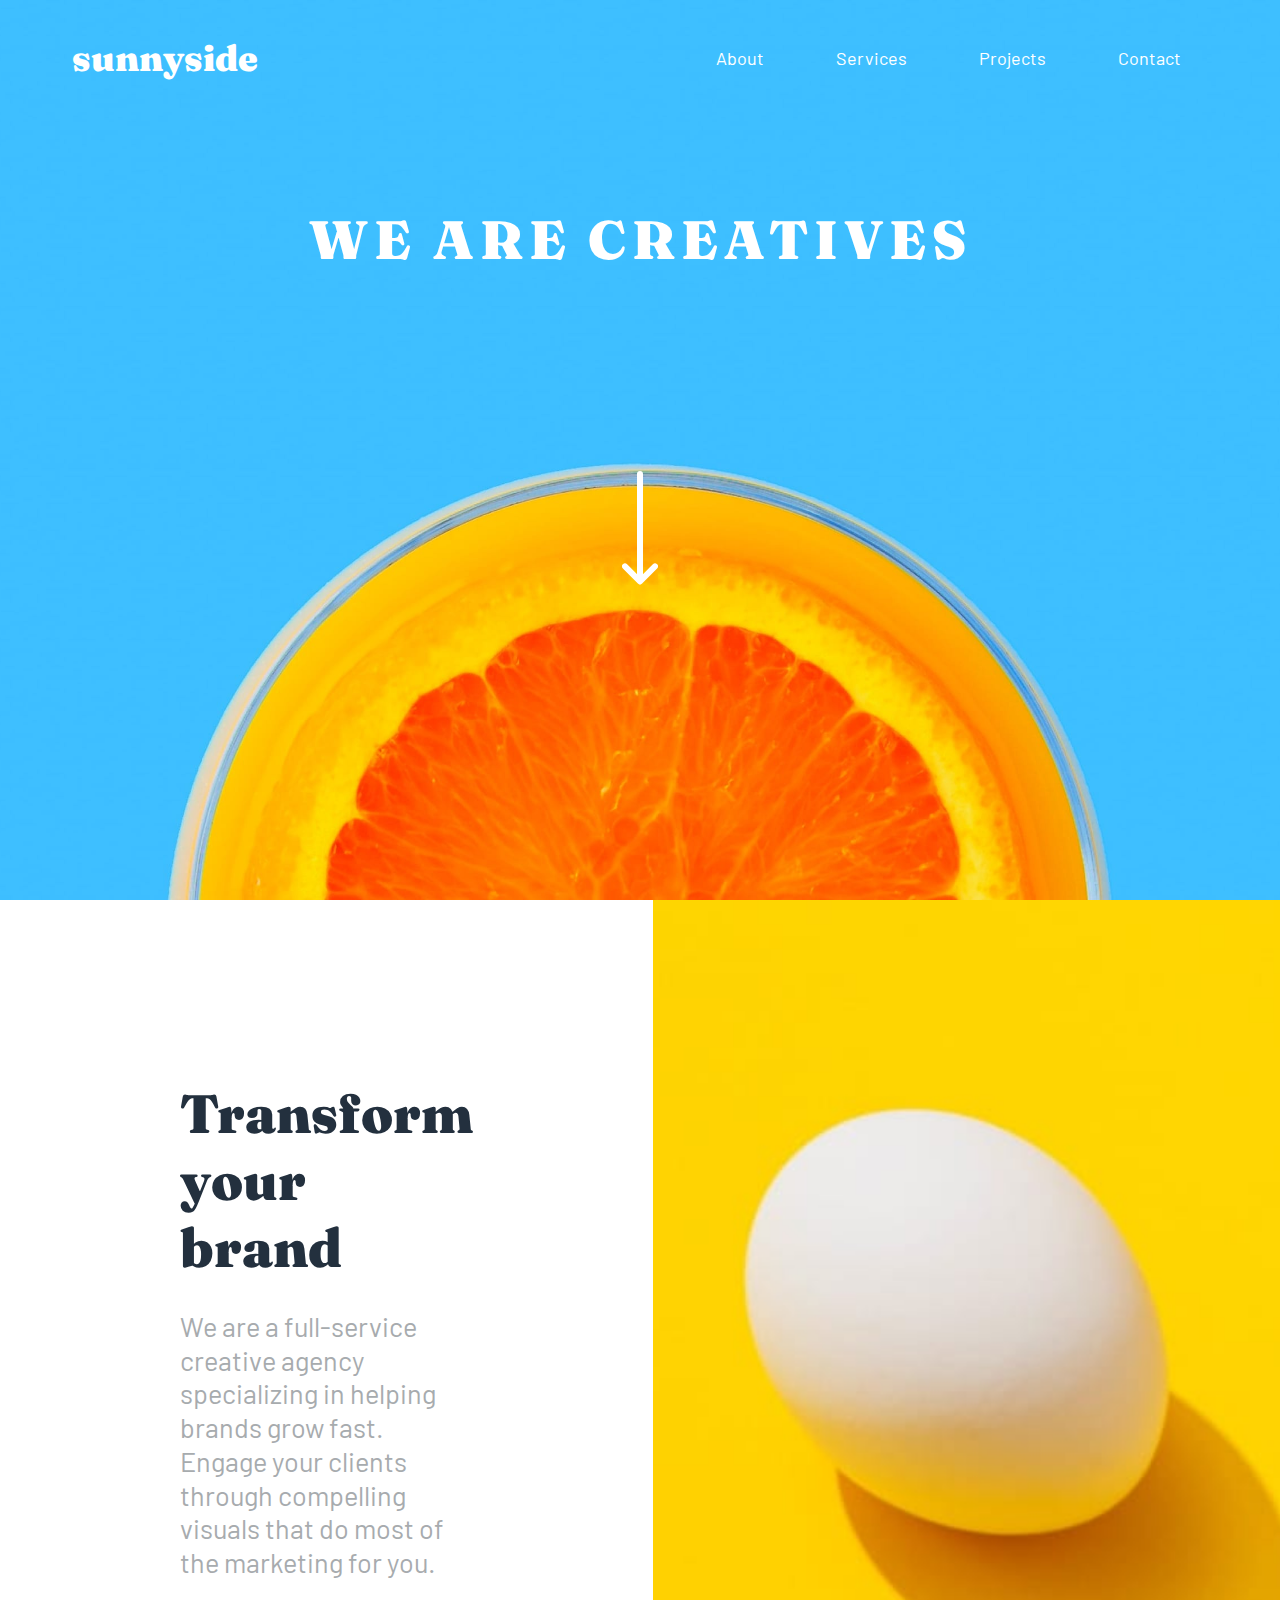
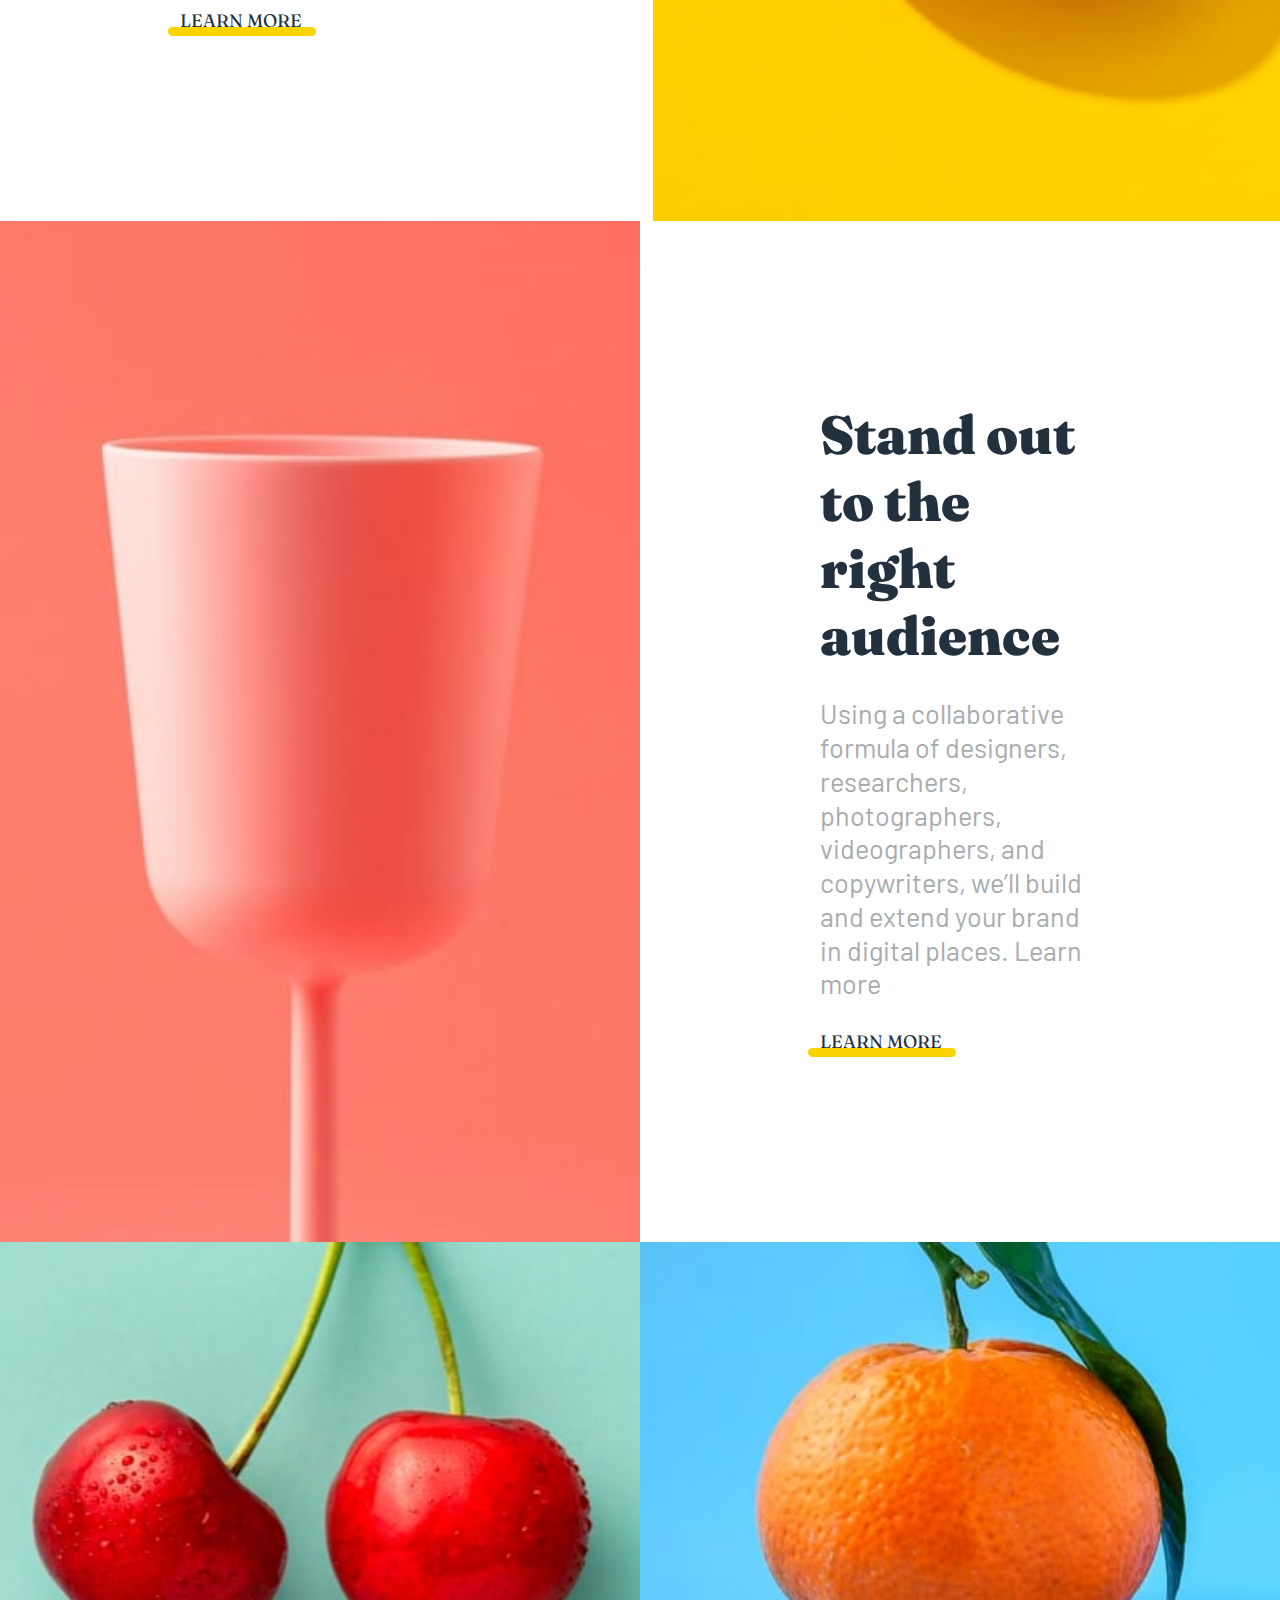
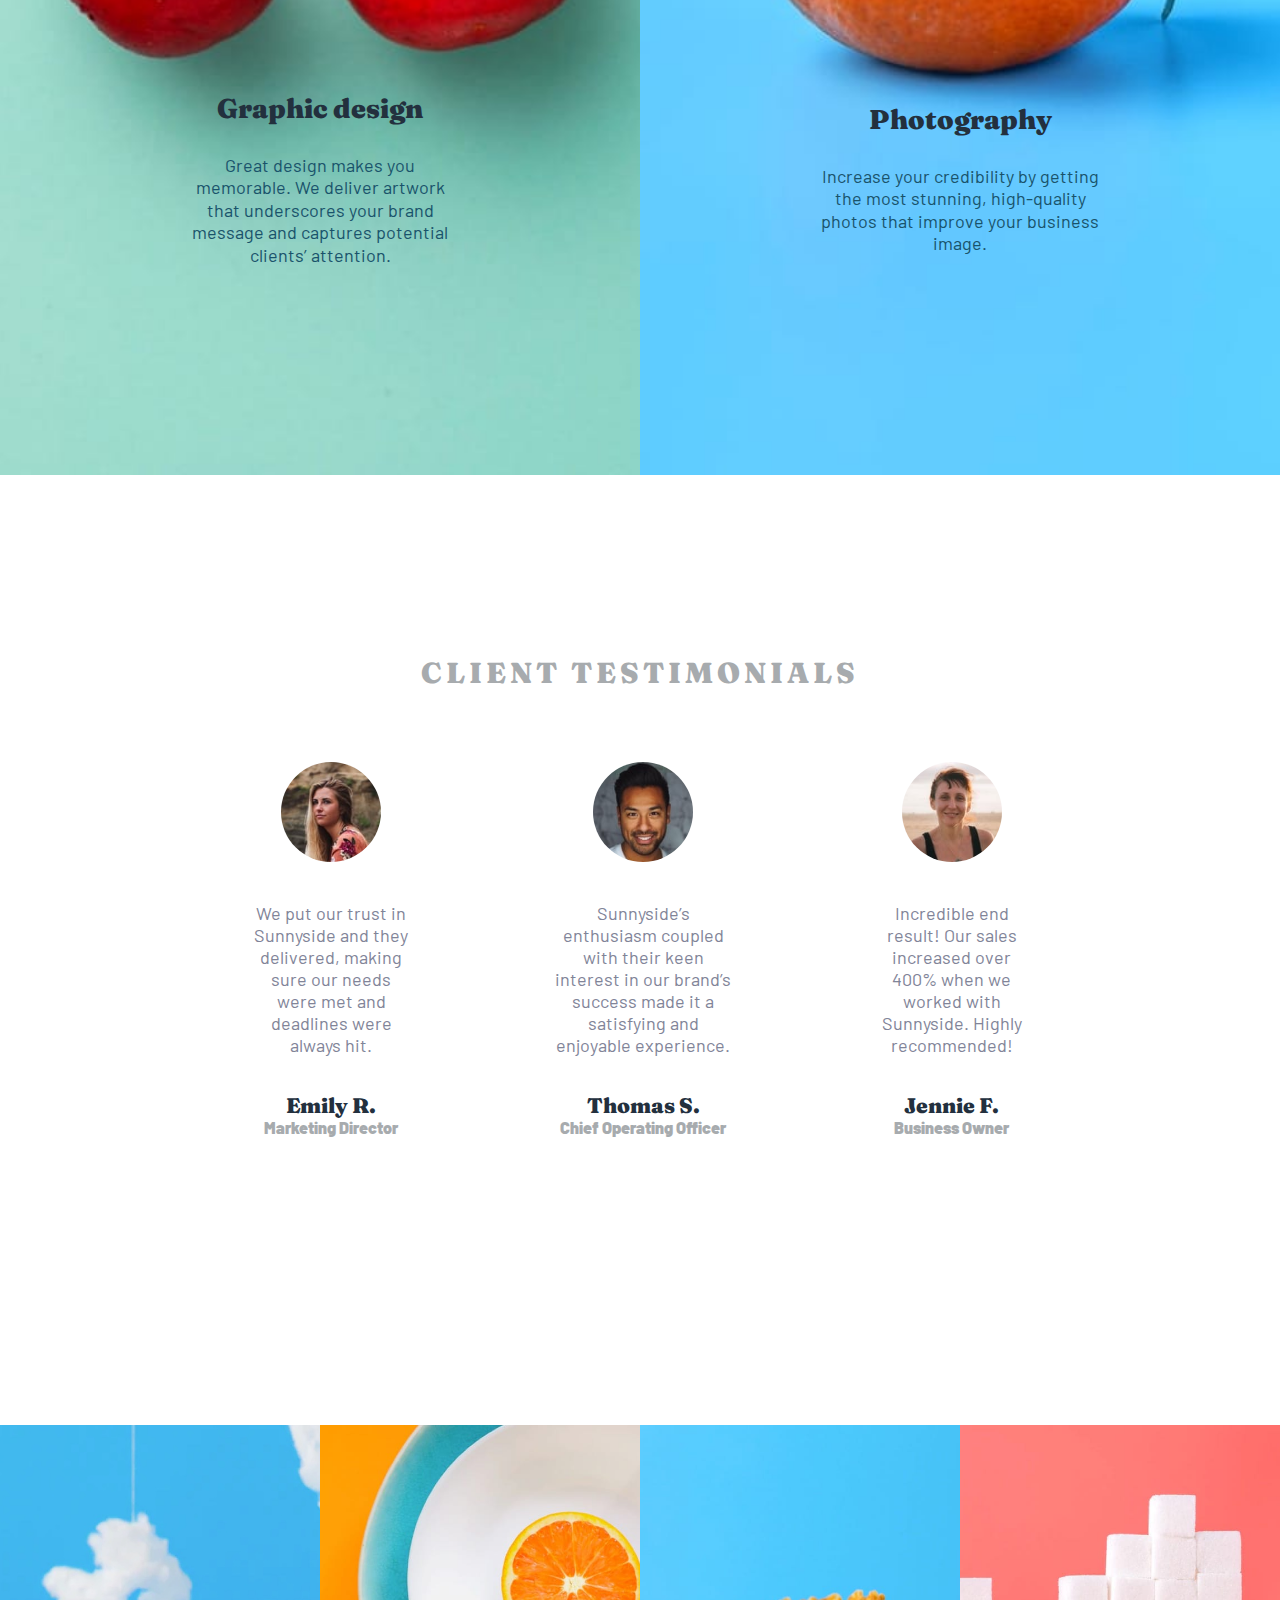
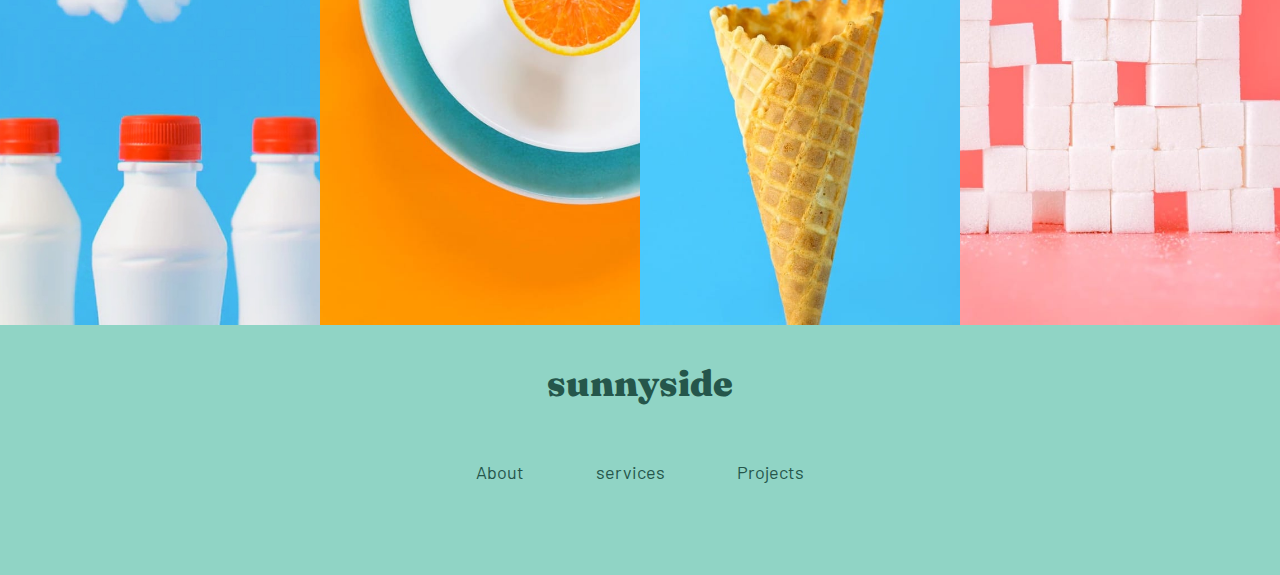
<file: index.html>
<!DOCTYPE html>
<html lang="en">
  <head>
    <meta charset="UTF-8" />
    <meta name="viewport" content="width=device-width, initial-scale=1.0" />
    <title>Document</title>
    <link rel="preconnect" href="https://fonts.googleapis.com" />
    <link rel="preconnect" href="https://fonts.gstatic.com" crossorigin />
    <link
      href="https://fonts.googleapis.com/css2?family=Barlow:wght@600&family=Fraunces:opsz,wght@9..144,700;9..144,900&display=swap"
      rel="stylesheet"
    />
    <link
      rel="stylesheet"
      href="https://cdnjs.cloudflare.com/ajax/libs/font-awesome/6.4.2/css/all.min.css"
      integrity="sha512-z3gLpd7yknf1YoNbCzqRKc4qyor8gaKU1qmn+CShxbuBusANI9QpRohGBreCFkKxLhei6S9CQXFEbbKuqLg0DA=="
      crossorigin="anonymous"
      referrerpolicy="no-referrer"
    />
    <link rel="stylesheet" href="css/style.css" />
  </head>
  <body>
    <!-- === HEADER STARTS HERE === -->
    <header id="header-main">
      <nav class="nav-top">
        <div class="wrapper">
          <div class="logo">
            <p>Sunnyside</p>
          </div>

          <ul class="nav-list">
            <li class="nav-item">
              <a href="#" class="nav-link">About</a>
            </li>
            <li class="nav-item">
              <a href="#" class="nav-link">Services</a>
            </li>
            <li class="nav-item">
              <a href="#" class="nav-link">Projects</a>
            </li>
            <li class="nav-item">
              <a href="#" class="nav-link">Contact</a>
            </li>
          </ul>
        </div>
      </nav>

      <h1 class="banner-text">We are creatives</h1>

      <img class="arrow-down" src="/images/icon-arrow-down.svg" alt="" />
    </header>
    <!-- === HEADER ENDS HERE === -->

    <!-- === ABOUT SECTION STARTS HERE === -->
    <section class="about">
      <!-- --- SUB ABOUT 1 SECTION STARTS HERE --- -->
      <div class="about-row">
        <div class="wrapper">
          <div class="about-item">
            <div class="about-text-content">
              <h2 class="title-lead">Transform your brand</h2>

              <p>
                We are a full-service creative agency specializing in helping
                brands grow fast. Engage your clients through compelling visuals
                that do most of the marketing for you.
              </p>

              <a href="">learn More</a>
            </div>
          </div>

          <div class="about-item"></div>
        </div>
      </div>

      <!-- --- SUB ABOUT 2 SECTION STARTS HERE --- -->
      <div class="about-row">
        <div class="wrapper">
          <div class="about-item"></div>
          <div class="about-item">
            <div class="about-text-content">
              <h2 class="title-lead">Stand out to the right audience</h2>

              <p>
                Using a collaborative formula of designers, researchers,
                photographers, videographers, and copywriters, we’ll build and
                extend your brand in digital places. Learn more
              </p>

              <a href="">learn More</a>
            </div>
          </div>
        </div>
      </div>

      <!-- --- SUB ABOUT 3 SECTION STARTS HERE --- -->
      <div class="about-row">
        <div class="wrapper">
          <div class="about-item">
            <div class="about-text-content">
              <h2 class="title-lead">Graphic design</h2>

              <p>
                Great design makes you memorable. We deliver artwork that
                underscores your brand message and captures potential clients’
                attention.
              </p>
            </div>
          </div>
          <div class="about-item">
            <div class="about-text-content">
              <h2 class="title-lead">Photography</h2>

              <p>
                Increase your credibility by getting the most stunning,
                high-quality photos that improve your business image.
              </p>
            </div>
          </div>
        </div>
      </div>

      <!-- === ABOUT SECTION ENDS HERE === -->
    </section>
    <!-- === TESTIMONIAL  SECTION STARTS HERE === -->
    <section class="testimonial">
      <h2>Client testimonials</h2>
      <div class="wrapper">
        <div class="testimonial-item">
          <img src="images/image-emily.jpg" alt="" />

          <p class="testimony">
            We put our trust in Sunnyside and they delivered, making sure our
            needs were met and deadlines were always hit.
          </p>

          <h3 class="testifier">Emily R.<span>Marketing Director</span></h3>
        </div>

        <div class="testimonial-item">
          <img src="images/image-thomas.jpg" alt="" />

          <p class="testimony">
            Sunnyside’s enthusiasm coupled with their keen interest in our
            brand’s success made it a satisfying and enjoyable experience.
          </p>

          <h3 class="testifier">
            Thomas S.<span>Chief Operating Officer</span>
          </h3>
        </div>

        <div class="testimonial-item">
          <img src="images/image-jennie.jpg" alt="" />

          <p class="testimony">
            Incredible end result! Our sales increased over 400% when we worked
            with Sunnyside. Highly recommended!
          </p>

          <h3 class="testifier">Jennie F.<span>Business Owner</span></h3>
        </div>
      </div>
    </section>

    <!-- === TESTIMONIAL  SECTION ENDS HERE === -->

    <!-- === GALLERY SECTION STARTS HERE === -->
    <section class="gallery">
      <div class="wrapper">
        <div class="gallery-item"></div>
        <div class="gallery-item"></div>
        <div class="gallery-item"></div>
        <div class="gallery-item"></div>
      </div>
    </section>

    <!-- === GALLERY  SECTION ENDS HERE === -->

    <!-- === FOOTER SECTION STARTS HERE === -->
    <footer class="footer-main">
      <div class="wrapper">
        <div class="logo">
          <p>Sunnyside</p>
        </div>

        <nav class="nav-bottom">
          <ul class="nav-list">
            <li class="nav-item">
              <a href="" class="nav-link">About</a>
            </li>
            <li class="nav-item">
              <a href="" class="nav-link">services</a>
            </li>
            <li class="nav-item">
              <a href="" class="nav-link">Projects</a>
            </li>
          </ul>
        </nav>

        <ul class="social-list">
          <li>
            <a href=""><i class="fa-brands fa-square-facebook"></i></a>
          </li>
          <li>
            <a href=""><i class="fa-brands fa-square-instagram"></i></a>
          </li>
          <li>
            <a href=""><i class="fa-brands fa-square-twitter"></i></a>
          </li>
          <li>
            <a href=""><i class="fa-brands fa-square-pinterest"></i></a>
          </li>
        </ul>
      </div>
    </footer>

    <!-- === FOOTER  SECTION ENDS HERE === -->
  </body>
</html>
</file>
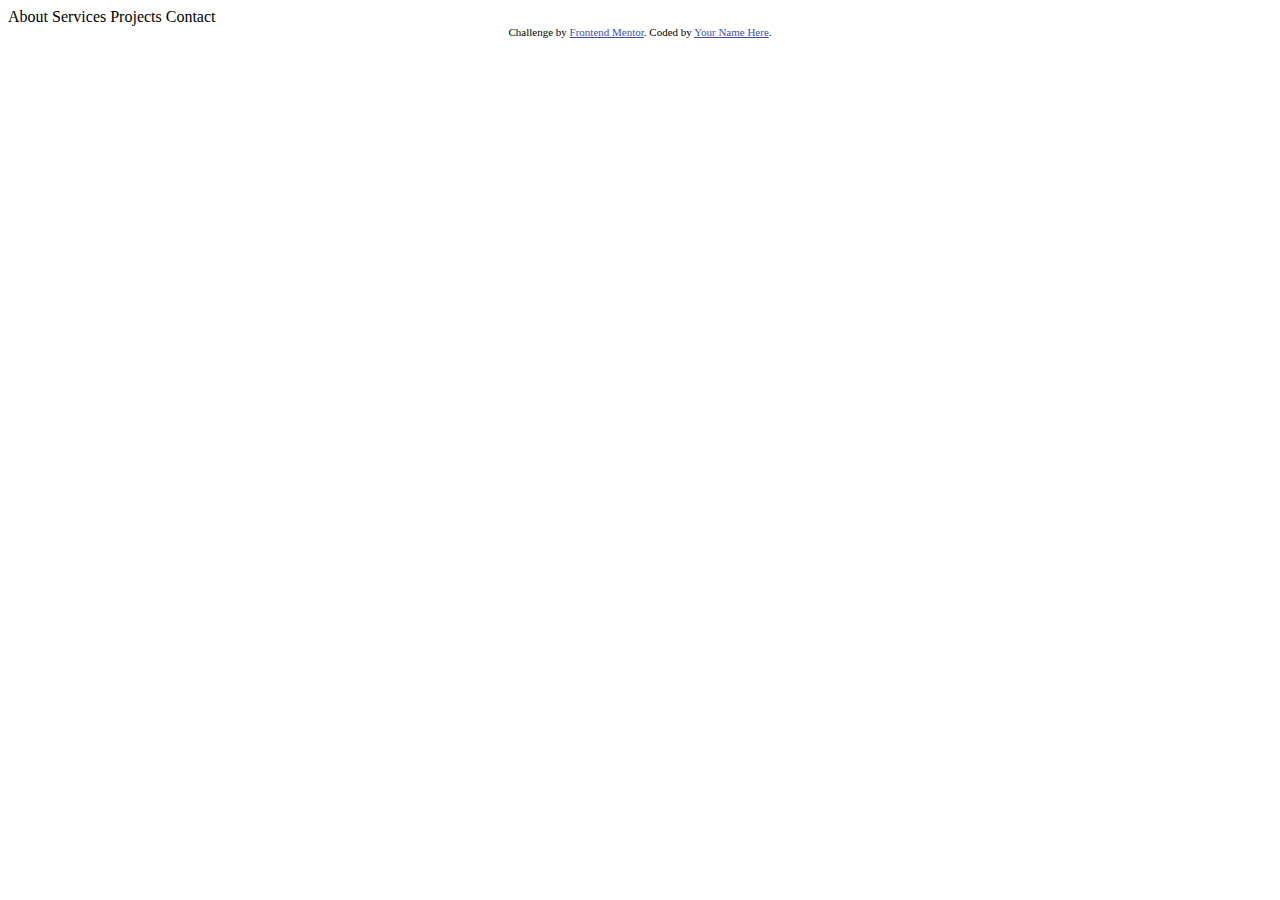
<file: sunny-content.html>
<!DOCTYPE html>
<html lang="en">
  <head>
    <meta charset="UTF-8" />
    <meta name="viewport" content="width=device-width, initial-scale=1.0" />
    <!-- displays site properly based on user's device -->

    <link
      rel="icon"
      type="image/png"
      sizes="32x32"
      href="./images/favicon-32x32.png"
    />

    <title>Frontend Mentor | Sunnyside agency landing page</title>

    <!-- Feel free to remove these styles or customise in your own stylesheet 👍 -->
    <style>
      .attribution {
        font-size: 11px;
        text-align: center;
      }
      .attribution a {
        color: hsl(228, 45%, 44%);
      }
    </style>
  </head>
  <body>
    About Services Projects Contact

    <div class="attribution">
      Challenge by
      <a href="https://www.frontendmentor.io?ref=challenge" target="_blank"
        >Frontend Mentor</a
      >. Coded by <a href="#">Your Name Here</a>.
    </div>
  </body>
</html>
</file>
<file: css/style.css>
/* 
### Fonts
font-family: 'Barlow', sans-serif; 
font-family: 'Fraunces', serif;

### Primary Colors
- Soft red: hsl(7, 99%, 70%)
- Yellow: hsl(51, 100%, 49%)
- Dark desaturated cyan (graphic design text): hsl(167, 40%, 24%)
- Dark blue (photography text): hsl(198, 62%, 26%)
- Dark moderate cyan (footer): hsl(168, 34%, 41%)

### Neutral

- Very dark desaturated blue: hsl(212, 27%, 19%)
- Very dark grayish blue: hsl(213, 9%, 39%)
- Dark grayish blue: hsl(232, 10%, 55%)
- Grayish blue: hsl(210, 4%, 67%)
- White: hsl(0, 0%, 100%)
*/

:root {
  --sunny-red: hsl(7, 99%, 70%);
  --sunny-yellow: hsl(51, 100%, 49%);
  --sunny-cyan: hsl(167, 40%, 24%);
  --sunny-blue: hsl(198, 62%, 26%);
  --sunny-moderate-cyan: hsl(168, 34%, 41%);

  --sunny-desaturated-blue: hsl(212, 27%, 19%);
  --sunny-verydarkgrayishblue: hsl(213, 9%, 39%);
  --sunny-dark-grayish-blue: hsl(232, 10%, 55%);
  --sunny-grayishblue: hsl(210, 4%, 67%);
  --sunny-light: hsl(0, 0%, 100%);

  --font-primary: "Barlow", sans-serif;
  --font-secondary: "Fraunces", serif;
}

* {
  box-sizing: border-box;
  margin: 0;
  padding: 0;
}

html {
  font-size: 18px;
  font-family: var(--font-primary);
}

h1,
h2,
h3,
h4,
h5,
h6 {
  font-family: var(--font-secondary);
  font-weight: 900;
}

img {
  width: 100%;
}

.wrapper {
  display: flex;
}

.logo {
  font-size: 2rem;
  font-family: var(--font-secondary);
  text-transform: lowercase;
  font-weight: 900;
  color: var(--sunny-light);
}

#header-main {
  background-image: url("/images/desktop/image-header.jpg");
  background-size: cover;
  background-position: center;
  height: 100vh;
}
.nav-top {
  padding-top: 2rem;
  padding-inline: 4rem;
}

.nav-top .wrapper {
  justify-content: space-between;
  align-items: center;
}

.nav-list {
  list-style: none;
  display: flex;
  gap: 1rem;
}

.nav-item {
}

.nav-link {
  padding: 1rem 1.5rem;
  text-align: center;
  text-decoration: none;
  color: var(--sunny-light);
}

.nav-link:hover {
  border-radius: 50px;
  background-color: #6fceff;
}

.banner-text {
  text-align: center;
  text-transform: uppercase;
  font-family: var(--font-secondary);
  font-size: 3rem;
  letter-spacing: 6px;
  font-weight: 900;
  color: var(--sunny-light);
  margin-top: 7rem;
}

.arrow-down {
  margin-left: 300px;
  display: block;
  margin-inline: auto;
  margin-top: 11rem;
  width: auto;
}

/* about styling */
.about-item {
  flex: 1;
  display: flex;
  align-items: center;
}

.about-text-content {
  padding: 10rem;
}

.about-text-content > * {
  margin-bottom: 1.6rem;
}

.about-text-content h2 {
  font-size: 3rem;
  color: var(--sunny-desaturated-blue);
}

.about-text-content p {
  color: var(--sunny-grayishblue);

  font-size: 1.5rem;
  line-height: 1.25;
}

.about-item a {
  text-decoration: none;
  text-transform: uppercase;
  font-family: var(--font-secondary);
  color: var(--sunny-desaturated-blue);
}

.about-item a::after {
  content: "";
  width: 130px;
  display: block;
  position: relative;
  left: -12px;
  bottom: 5px;
  border-bottom: 0.5rem solid var(--sunny-yellow);
  padding-inline: 0.5rem;
  border-radius: 10px;
  /* visibility: hidden; */
}

.about-item a:hover::after {
  visibility: visible;
}

.about-row:first-of-type .about-item:last-of-type {
  background-image: url("../images/desktop/image-transform.jpg");
}

.about-row:nth-of-type(2) .about-item:first-of-type {
  background-image: url("../images/desktop/image-stand-out.jpg");
}

.about-row:last-of-type .about-item:first-of-type {
  background-image: url("../images/desktop/image-graphic-design.jpg");
}

.about-row:last-of-type .about-item:last-of-type {
  background-image: url("../images/desktop/image-photography.jpg");
}

.about-item {
  background-repeat: no-repeat;
  background-position: center;
  background-size: cover;
  min-height: 400px;
}

.about-row:last-of-type {
  text-align: center;
}

.about-row:last-of-type .about-item h2 {
  font-size: 1.5rem;
}

.about-row:last-of-type .about-item p {
  font-size: 1rem;
  color: var(--sunny-blue);
}

.about-row:last-of-type .about-text-content {
  margin-top: 15rem;
}

/* ======Testimonial Section ====== */
.testimonial {
  padding: 10rem;
  text-align: center;
}

.testimonial h2 {
  color: var(--sunny-grayishblue);
  text-transform: uppercase;
  font-size: 1.6rem;
  letter-spacing: 4px;
}

.testimonial-item {
  padding: 4rem;
}

.testimonial-item > * {
  margin-bottom: 2rem;
}

.testimonial-item img {
  width: 100px;
  border-radius: 100%;
}

.testimonial-item h3 {
  color: var(--sunny-desaturated-blue);
}

.testimonial-item h3 span {
  color: var(--sunny-grayishblue);
  font-family: var(--font-primary);
  display: block;
  font-size: 0.9rem;
}

.testimony {
  color: var(--sunny-dark-grayish-blue);
}

/* ====== GALLERY SECTION ====== */
.gallery .wrapper {
  height: 500px;
}

.gallery-item {
  width: 100%;
  background-position: center;
  background-size: cover;
}

.gallery-item:first-of-type {
  background-image: url("../images/desktop/image-gallery-milkbottles.jpg");
}
.gallery-item:nth-of-type(2) {
  background-image: url("../images/desktop/image-gallery-orange.jpg");
}
.gallery-item:nth-of-type(3) {
  background-image: url("../images/desktop/image-gallery-cone.jpg");
}

.gallery-item:last-of-type {
  background-image: url("../images/desktop/image-gallery-sugarcubes.jpg");
}

/* ====== FOOTER MAIN ====== */
.footer-main {
  background-color: #90d4c5;
  padding-block: 2rem;
  height: 250px;
}

.footer-main .wrapper {
  height: 100%;
  flex-direction: column;
  align-items: center;
  justify-content: space-between;
}

.footer-main .logo {
  color: var(--sunny-cyan);
}

.nav-bottom .nav-link,
.social-list i {
  color: var(--sunny-cyan);
}

.nav-bottom .nav-link:hover,
.social-list i:hover {
  color: var(--sunny-light);
  background: none;
}

.social-list {
  list-style: none;
  display: flex;
  justify-content: space-between;
  text-align: center;
}

.social-list li {
  flex: 1;
  margin-inline: 1rem;
}

.social-list i {
  font-size: 2rem;
}

@media screen and (max-width: 768px) {
  .nav-top .wrapper {
    flex-direction: column;
  }

  .nav-list {
    margin-top: 20px;
  }

  .arrow-down {
    margin-top: 4rem;
  }

  .about-row {
    text-align: center;
  }

  .about-row .wrapper {
    flex-direction: column;
  }

  .about-row:nth-of-type(2) .about-item:first-of-type {
    order: 2;
  }

  .testimonial .wrapper {
    flex-direction: column;
  }

  .gallery .wrapper {
    flex-wrap: wrap;
  }

  .gallery-item {
    width: 50%;
    flex-shrink: 0;
  }

  .about-item a::after {
    display: none;
  }
}

@media screen and (max-width: 500px) {
  .nav-list {
    flex-direction: column;
  }

  .about-text-content {
    padding: 1rem;
  }

  .testimonial {
    padding: 1rem;
  }
}
</file>
